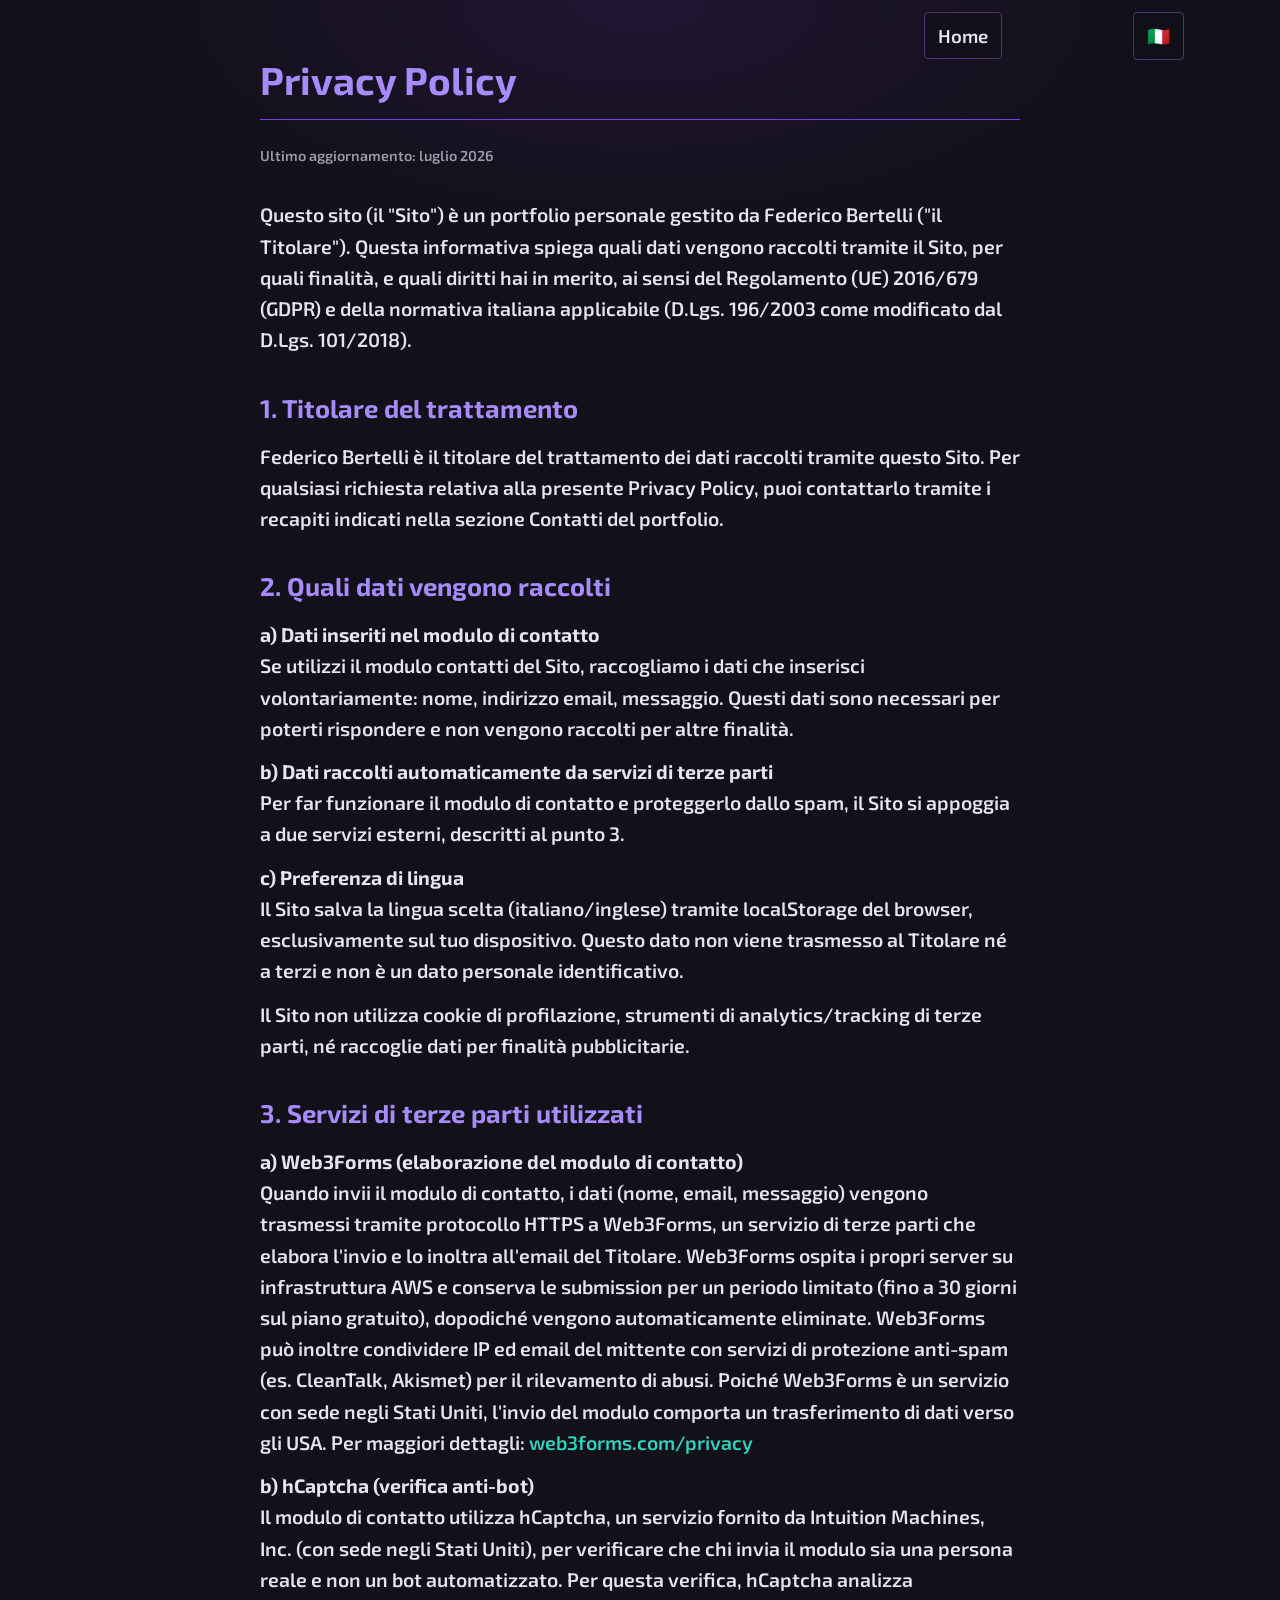
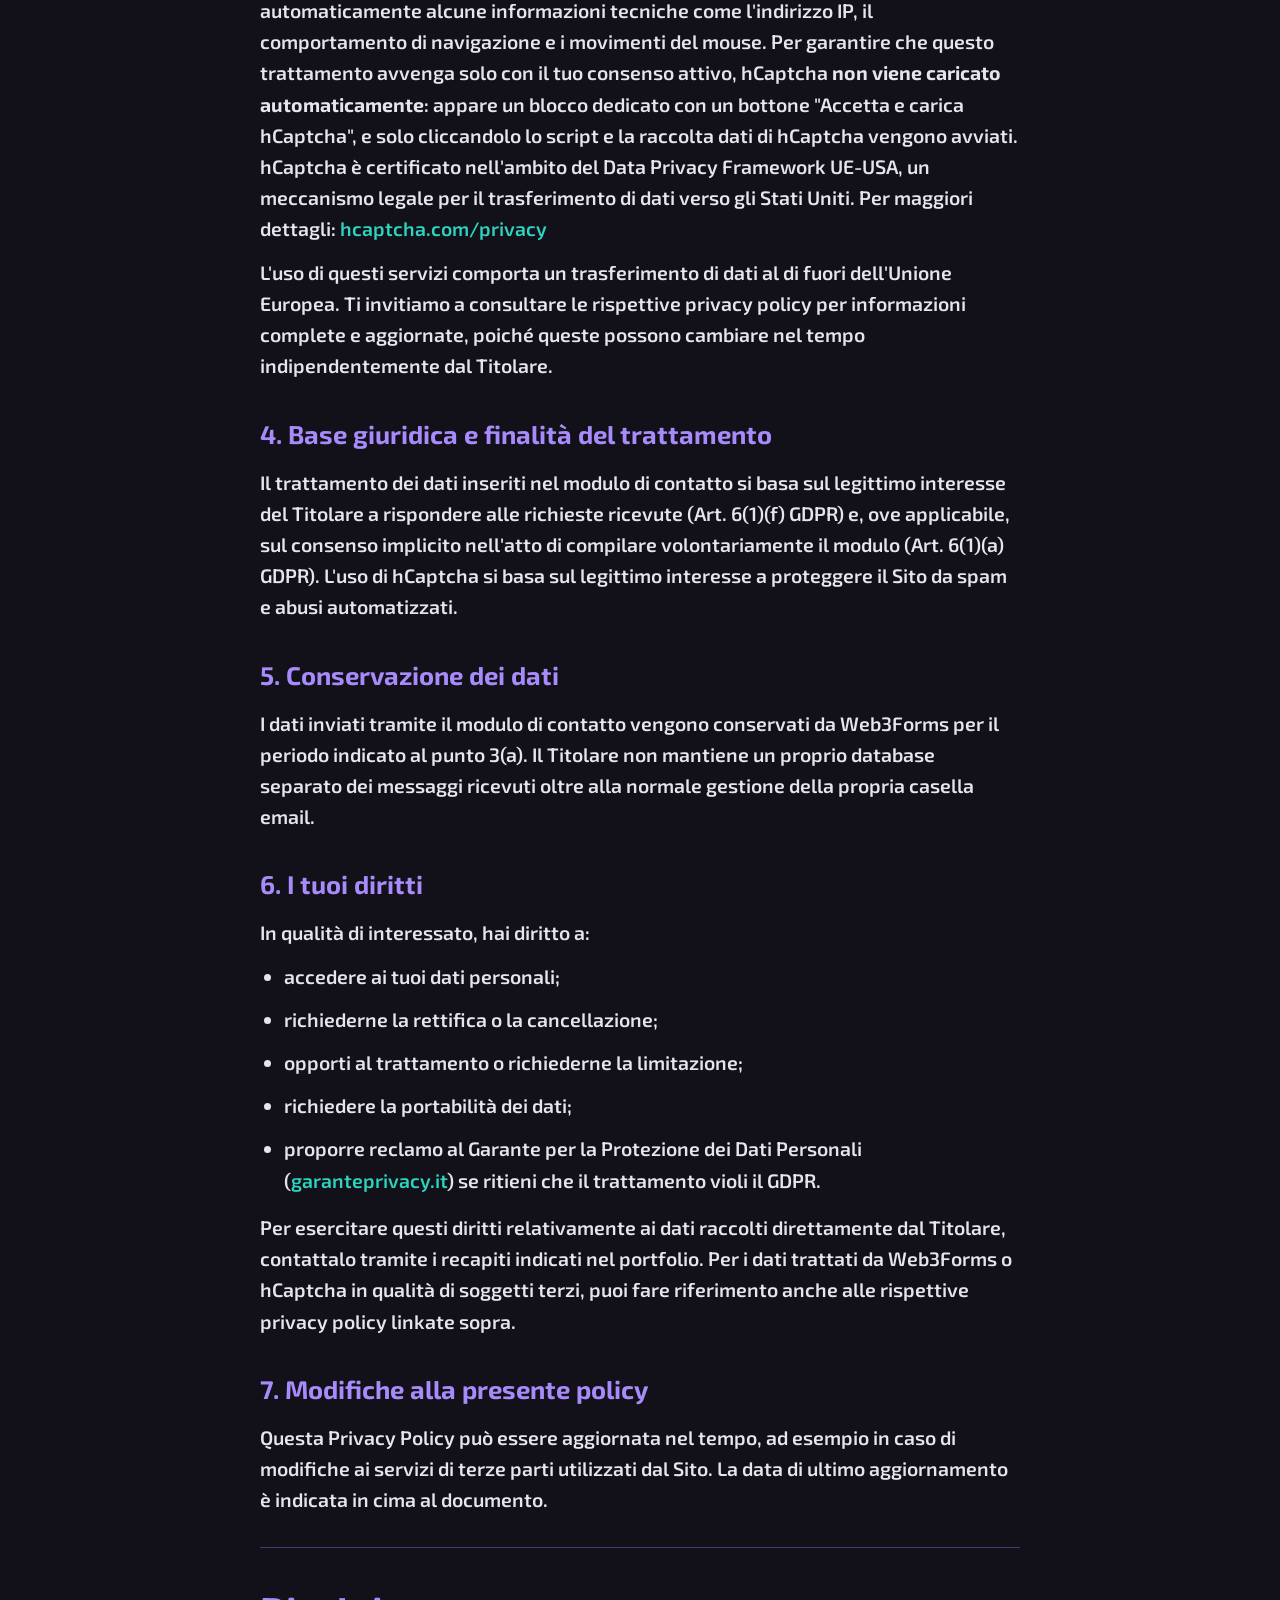
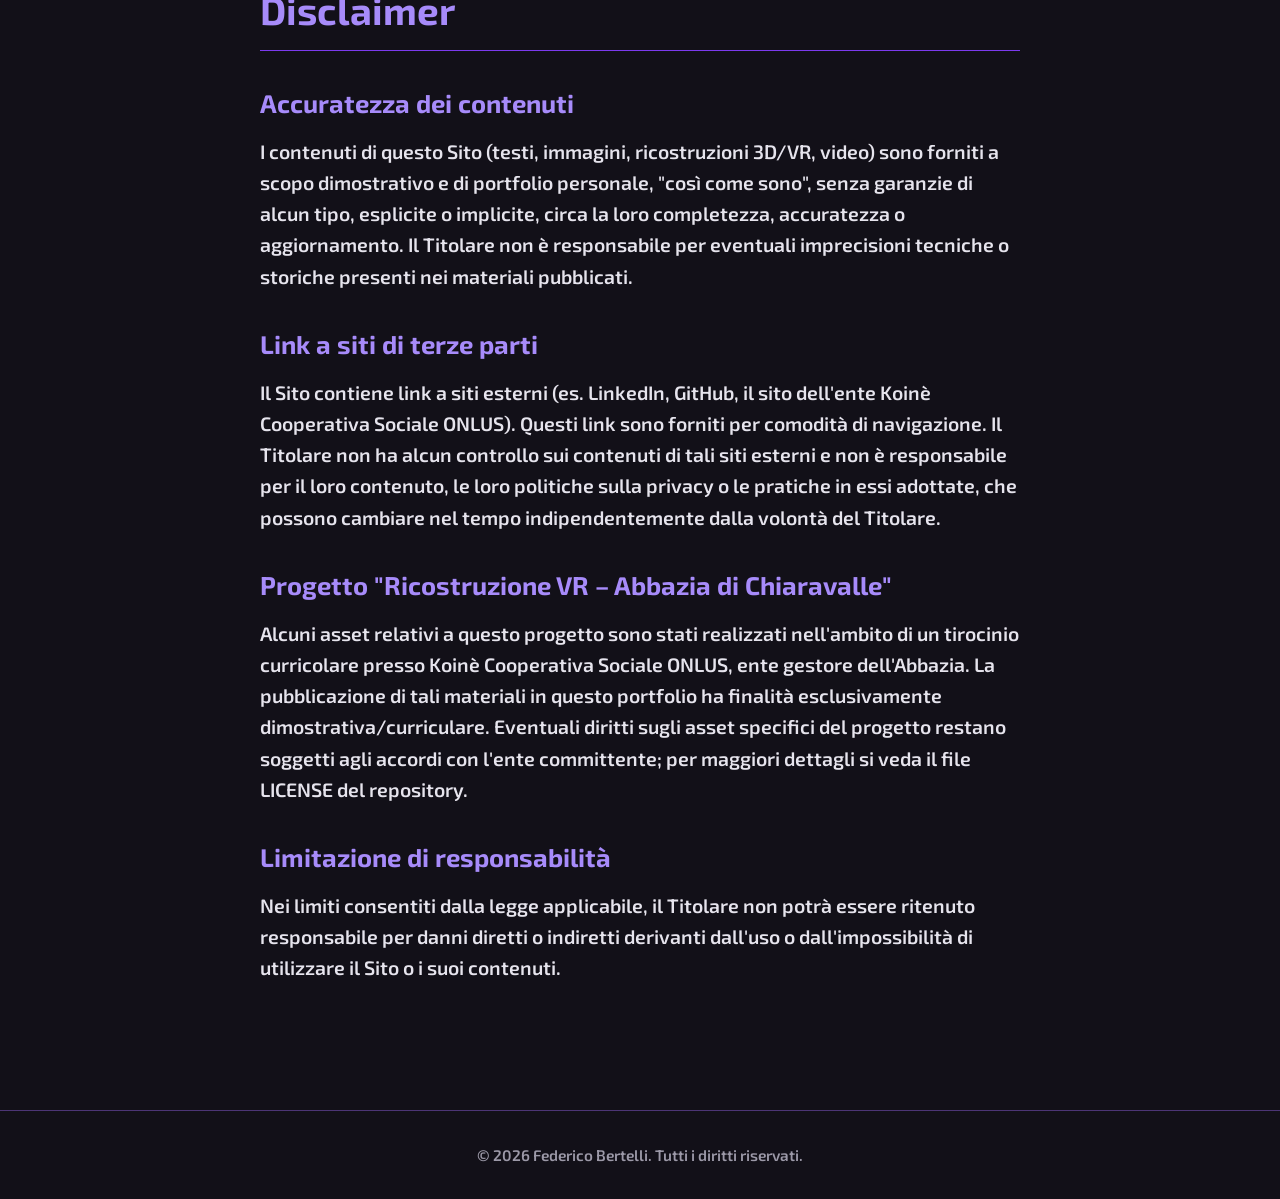
<file: privacy_policy.html>
<!DOCTYPE html>
<html lang="it">
  <head>
    <meta charset="UTF-8">
    <meta name="viewport" content="width=device-width, initial-scale=1.0">
    <meta name="referrer" content="strict-origin-when-cross-origin">
    <link rel="stylesheet" href="style.css">
    <title>Privacy Policy — Fed_Dev</title>
    <style>
      .policy-wrap {
        max-width: 50rem;
        margin: clamp(2rem, 5vw, 3.125rem) auto;
        padding: 0 clamp(1rem, 4vw, 1.25rem) clamp(3rem, 6vw, 4rem);
      }
      .policy-wrap h1 {
        font-family: 'Exo 2', Arial;
        color: #A78BFA;
        font-size: clamp(1.6rem, 3vw + 1rem, 2.4rem);
        border-bottom: 0.0625rem solid #7C3AED;
        padding-bottom: 0.5rem;
        margin-bottom: 1.5rem;
      }
      .policy-wrap h2 {
        font-family: 'Exo 2', Arial;
        color: #A78BFA;
        font-size: clamp(1.2rem, 1.5vw + 1rem, 1.6rem);
        margin-top: 2rem;
        margin-bottom: 0.75rem;
      }
      .policy-wrap p, .policy-wrap li {
        color: #E6E4ED;
        margin-bottom: 0.75rem;
      }
      .policy-wrap ul {
        padding-left: 1.5rem;
        margin-bottom: 1rem;
      }
      .policy-wrap .updated {
        color: #9C99A8;
        font-size: 0.9rem;
        margin-bottom: 2rem;
      }
      .policy-wrap hr {
        border: none;
        border-top: 0.0625rem solid #4C3575;
        margin: 2rem 0;
      }
      .lang-block { display: block; }
      .lang-block[data-lang="en"] { display: none; }
    </style>
  </head>
<body>

  <button id="lang-toggle" class="reveal" aria-label="Switch language">🇬🇧</button>
  <button id="back-home" class="reveal" aria-label="Homepage">Home</button>

  <main class="policy-wrap">

    <div class="lang-block" data-lang="it">
      <h1>Privacy Policy</h1>
      <p class="updated">Ultimo aggiornamento: luglio 2026</p>

      <p>Questo sito (il "Sito") è un portfolio personale gestito da Federico Bertelli
      ("il Titolare"). Questa informativa spiega quali dati vengono raccolti tramite il
      Sito, per quali finalità, e quali diritti hai in merito, ai sensi del Regolamento
      (UE) 2016/679 (GDPR) e della normativa italiana applicabile (D.Lgs. 196/2003 come
      modificato dal D.Lgs. 101/2018).</p>

      <h2>1. Titolare del trattamento</h2>
      <p>Federico Bertelli è il titolare del trattamento dei dati raccolti tramite
      questo Sito. Per qualsiasi richiesta relativa alla presente Privacy Policy, puoi
      contattarlo tramite i recapiti indicati nella sezione Contatti del portfolio.</p>

      <h2>2. Quali dati vengono raccolti</h2>
      <p><strong>a) Dati inseriti nel modulo di contatto</strong><br>
      Se utilizzi il modulo contatti del Sito, raccogliamo i dati che inserisci
      volontariamente: nome, indirizzo email, messaggio. Questi dati sono necessari
      per poterti rispondere e non vengono raccolti per altre finalità.</p>
      <p><strong>b) Dati raccolti automaticamente da servizi di terze parti</strong><br>
      Per far funzionare il modulo di contatto e proteggerlo dallo spam, il Sito si
      appoggia a due servizi esterni, descritti al punto 3.</p>
      <p><strong>c) Preferenza di lingua</strong><br>
      Il Sito salva la lingua scelta (italiano/inglese) tramite localStorage del
      browser, esclusivamente sul tuo dispositivo. Questo dato non viene trasmesso
      al Titolare né a terzi e non è un dato personale identificativo.</p>
      <p>Il Sito non utilizza cookie di profilazione, strumenti di analytics/tracking
      di terze parti, né raccoglie dati per finalità pubblicitarie.</p>

      <h2>3. Servizi di terze parti utilizzati</h2>
      <p><strong>a) Web3Forms (elaborazione del modulo di contatto)</strong><br>
      Quando invii il modulo di contatto, i dati (nome, email, messaggio) vengono
      trasmessi tramite protocollo HTTPS a Web3Forms, un servizio di terze parti che
      elabora l'invio e lo inoltra all'email del Titolare. Web3Forms ospita i propri
      server su infrastruttura AWS e conserva le submission per un periodo limitato
      (fino a 30 giorni sul piano gratuito), dopodiché vengono automaticamente
      eliminate. Web3Forms può inoltre condividere IP ed email del mittente con
      servizi di protezione anti-spam (es. CleanTalk, Akismet) per il rilevamento di
      abusi. Poiché Web3Forms è un servizio con sede negli Stati Uniti, l'invio del
      modulo comporta un trasferimento di dati verso gli USA. Per maggiori dettagli:
      <a href="https://web3forms.com/privacy" target="_blank" rel="noopener noreferrer">web3forms.com/privacy</a></p>
      <p><strong>b) hCaptcha (verifica anti-bot)</strong><br>
      Il modulo di contatto utilizza hCaptcha, un servizio fornito da Intuition
      Machines, Inc. (con sede negli Stati Uniti), per verificare che chi invia il
      modulo sia una persona reale e non un bot automatizzato. Per questa verifica,
      hCaptcha analizza automaticamente alcune informazioni tecniche come l'indirizzo
      IP, il comportamento di navigazione e i movimenti del mouse. Per garantire che
      questo trattamento avvenga solo con il tuo consenso attivo, hCaptcha
      <strong>non viene caricato automaticamente</strong>: appare un blocco dedicato
      con un bottone "Accetta e carica hCaptcha", e solo cliccandolo lo script e la
      raccolta dati di hCaptcha vengono avviati. hCaptcha è certificato nell'ambito
      del Data Privacy Framework UE-USA, un meccanismo legale per il trasferimento di
      dati verso gli Stati Uniti. Per maggiori dettagli:
      <a href="https://www.hcaptcha.com/privacy" target="_blank" rel="noopener noreferrer">hcaptcha.com/privacy</a></p>
      <p>L'uso di questi servizi comporta un trasferimento di dati al di fuori
      dell'Unione Europea. Ti invitiamo a consultare le rispettive privacy policy per
      informazioni complete e aggiornate, poiché queste possono cambiare nel tempo
      indipendentemente dal Titolare.</p>

      <h2>4. Base giuridica e finalità del trattamento</h2>
      <p>Il trattamento dei dati inseriti nel modulo di contatto si basa sul
      legittimo interesse del Titolare a rispondere alle richieste ricevute (Art.
      6(1)(f) GDPR) e, ove applicabile, sul consenso implicito nell'atto di
      compilare volontariamente il modulo (Art. 6(1)(a) GDPR). L'uso di hCaptcha si
      basa sul legittimo interesse a proteggere il Sito da spam e abusi
      automatizzati.</p>

      <h2>5. Conservazione dei dati</h2>
      <p>I dati inviati tramite il modulo di contatto vengono conservati da
      Web3Forms per il periodo indicato al punto 3(a). Il Titolare non mantiene un
      proprio database separato dei messaggi ricevuti oltre alla normale gestione
      della propria casella email.</p>

      <h2>6. I tuoi diritti</h2>
      <p>In qualità di interessato, hai diritto a:</p>
      <ul>
        <li>accedere ai tuoi dati personali;</li>
        <li>richiederne la rettifica o la cancellazione;</li>
        <li>opporti al trattamento o richiederne la limitazione;</li>
        <li>richiedere la portabilità dei dati;</li>
        <li>proporre reclamo al Garante per la Protezione dei Dati Personali
        (<a href="https://www.garanteprivacy.it" target="_blank" rel="noopener noreferrer">garanteprivacy.it</a>)
        se ritieni che il trattamento violi il GDPR.</li>
      </ul>
      <p>Per esercitare questi diritti relativamente ai dati raccolti direttamente
      dal Titolare, contattalo tramite i recapiti indicati nel portfolio. Per i dati
      trattati da Web3Forms o hCaptcha in qualità di soggetti terzi, puoi fare
      riferimento anche alle rispettive privacy policy linkate sopra.</p>

      <h2>7. Modifiche alla presente policy</h2>
      <p>Questa Privacy Policy può essere aggiornata nel tempo, ad esempio in caso di
      modifiche ai servizi di terze parti utilizzati dal Sito. La data di ultimo
      aggiornamento è indicata in cima al documento.</p>

      <hr>

      <h1>Disclaimer</h1>

      <h2>Accuratezza dei contenuti</h2>
      <p>I contenuti di questo Sito (testi, immagini, ricostruzioni 3D/VR, video)
      sono forniti a scopo dimostrativo e di portfolio personale, "così come sono",
      senza garanzie di alcun tipo, esplicite o implicite, circa la loro
      completezza, accuratezza o aggiornamento. Il Titolare non è responsabile per
      eventuali imprecisioni tecniche o storiche presenti nei materiali pubblicati.</p>

      <h2>Link a siti di terze parti</h2>
      <p>Il Sito contiene link a siti esterni (es. LinkedIn, GitHub, il sito
      dell'ente Koinè Cooperativa Sociale ONLUS). Questi link sono forniti per
      comodità di navigazione. Il Titolare non ha alcun controllo sui contenuti di
      tali siti esterni e non è responsabile per il loro contenuto, le loro
      politiche sulla privacy o le pratiche in essi adottate, che possono cambiare
      nel tempo indipendentemente dalla volontà del Titolare.</p>

      <h2>Progetto "Ricostruzione VR – Abbazia di Chiaravalle"</h2>
      <p>Alcuni asset relativi a questo progetto sono stati realizzati nell'ambito
      di un tirocinio curricolare presso Koinè Cooperativa Sociale ONLUS, ente
      gestore dell'Abbazia. La pubblicazione di tali materiali in questo portfolio
      ha finalità esclusivamente dimostrativa/curriculare. Eventuali diritti
      sugli asset specifici del progetto restano soggetti agli accordi con l'ente
      committente; per maggiori dettagli si veda il file LICENSE del repository.</p>

      <h2>Limitazione di responsabilità</h2>
      <p>Nei limiti consentiti dalla legge applicabile, il Titolare non potrà
      essere ritenuto responsabile per danni diretti o indiretti derivanti
      dall'uso o dall'impossibilità di utilizzare il Sito o i suoi contenuti.</p>
    </div>

    <div class="lang-block" data-lang="en">
      <h1>Privacy Policy</h1>
      <p class="updated">Last updated: July 2026</p>

      <p>This website (the "Site") is a personal portfolio operated by Federico
      Bertelli (the "Controller"). This notice explains what data is collected
      through the Site, for what purposes, and what rights you have, in accordance
      with Regulation (EU) 2016/679 (GDPR) and applicable Italian law.</p>

      <h2>1. Data controller</h2>
      <p>Federico Bertelli is the controller of the data collected through this
      Site. For any request regarding this Privacy Policy, you can contact him
      through the details provided in the Contact section of the portfolio.</p>

      <h2>2. What data is collected</h2>
      <p><strong>a) Data entered in the contact form</strong><br>
      If you use the Site's contact form, we collect the data you voluntarily
      provide: name, email address, message. This data is necessary to respond to
      you and is not collected for any other purpose.</p>
      <p><strong>b) Data automatically collected by third-party services</strong><br>
      To make the contact form work and protect it from spam, the Site relies on
      two external services, described in section 3.</p>
      <p><strong>c) Language preference</strong><br>
      The Site stores your chosen language (Italian/English) using the browser's
      localStorage, exclusively on your own device. This data is not transmitted to
      the Controller or to third parties and does not constitute identifiable
      personal data.</p>
      <p>The Site does not use profiling cookies, third-party analytics/tracking
      tools, or collect data for advertising purposes.</p>

      <h2>3. Third-party services used</h2>
      <p><strong>a) Web3Forms (contact form processing)</strong><br>
      When you submit the contact form, your data (name, email, message) is
      transmitted via HTTPS to Web3Forms, a third-party service that processes the
      submission and forwards it to the Controller's email. Web3Forms hosts its
      servers on AWS infrastructure and retains submissions for a limited period
      (up to 30 days on the free plan), after which they are automatically deleted.
      Web3Forms may also share the sender's IP and email with anti-spam protection
      services (e.g. CleanTalk, Akismet) for abuse detection. As Web3Forms is a
      US-based service, submitting the form involves a data transfer to the United
      States. For more details:
      <a href="https://web3forms.com/privacy" target="_blank" rel="noopener noreferrer">web3forms.com/privacy</a></p>
      <p><strong>b) hCaptcha (anti-bot verification)</strong><br>
      The contact form uses hCaptcha, a service provided by Intuition Machines,
      Inc. (based in the United States), to verify that the person submitting the
      form is a real human and not an automated bot. For this verification,
      hCaptcha automatically analyzes certain technical information such as IP
      address, browsing behavior, and mouse movements. To ensure this processing
      only happens with your active consent, hCaptcha
      <strong>is not loaded automatically</strong>: a dedicated block appears with
      an "Accept and load hCaptcha" button, and only clicking it starts the script
      and hCaptcha's data collection. hCaptcha is certified under the EU-US Data
      Privacy Framework, a legal mechanism for transferring data to the United
      States. For more details:
      <a href="https://www.hcaptcha.com/privacy" target="_blank" rel="noopener noreferrer">hcaptcha.com/privacy</a></p>
      <p>The use of these services involves a data transfer outside the European
      Union. We encourage you to consult their respective privacy policies for
      complete and up-to-date information, as these may change over time
      independently of the Controller.</p>

      <h2>4. Legal basis and purpose of processing</h2>
      <p>Processing of data entered in the contact form is based on the
      Controller's legitimate interest in responding to inquiries received (Art.
      6(1)(f) GDPR) and, where applicable, on the consent implied by voluntarily
      filling out the form (Art. 6(1)(a) GDPR). The use of hCaptcha is based on the
      legitimate interest in protecting the Site from spam and automated abuse.</p>

      <h2>5. Data retention</h2>
      <p>Data submitted through the contact form is retained by Web3Forms for the
      period indicated in section 3(a). The Controller does not maintain a separate
      database of received messages beyond normal management of his own email
      inbox.</p>

      <h2>6. Your rights</h2>
      <p>As a data subject, you have the right to:</p>
      <ul>
        <li>access your personal data;</li>
        <li>request its rectification or deletion;</li>
        <li>object to processing or request its restriction;</li>
        <li>request data portability;</li>
        <li>lodge a complaint with the Italian Data Protection Authority (Garante
        per la Protezione dei Dati Personali,
        <a href="https://www.garanteprivacy.it" target="_blank" rel="noopener noreferrer">garanteprivacy.it</a>)
        if you believe the processing violates the GDPR.</li>
      </ul>
      <p>To exercise these rights regarding data collected directly by the
      Controller, please contact him through the details provided in the portfolio.
      For data processed by Web3Forms or hCaptcha as third parties, you may also
      refer to their respective privacy policies linked above.</p>

      <h2>7. Changes to this policy</h2>
      <p>This Privacy Policy may be updated over time, for example if the
      third-party services used by the Site change. The "last updated" date is
      indicated at the top of this document.</p>

      <hr>

      <h1>Disclaimer</h1>

      <h2>Accuracy of content</h2>
      <p>The content of this Site (text, images, 3D/VR reconstructions, videos) is
      provided for personal portfolio and demonstrative purposes "as is", without
      warranties of any kind, express or implied, regarding its completeness,
      accuracy, or timeliness. The Controller is not responsible for any technical
      or historical inaccuracies present in the published materials.</p>

      <h2>Links to third-party sites</h2>
      <p>The Site contains links to external sites (e.g. LinkedIn, GitHub, the
      website of Koinè Cooperativa Sociale ONLUS). These links are provided for
      navigation convenience. The Controller has no control over the content of
      such external sites and is not responsible for their content, privacy
      practices, or policies, which may change over time independently of the
      Controller's will.</p>

      <h2>"VR Reconstruction – Chiaravalle Abbey" project</h2>
      <p>Some assets related to this project were created as part of a curricular
      internship at Koinè Cooperativa Sociale ONLUS, the organization managing the
      Abbey. The publication of these materials in this portfolio is for
      demonstrative/educational purposes only. Any rights over the specific project
      assets remain subject to the agreements with the commissioning organization;
      see the repository's LICENSE file for details.</p>

      <h2>Limitation of liability</h2>
      <p>To the extent permitted by applicable law, the Controller shall not be
      held liable for any direct or indirect damages arising from the use of, or
      inability to use, the Site or its content.</p>
    </div>

  </main>

  <footer id="site-footer" class="reveal">
    <p>© 2026 Federico Bertelli. Tutti i diritti riservati.</p>
  </footer>

  <script>
    document.addEventListener('DOMContentLoaded', function () {
      const toggleBtn = document.getElementById('lang-toggle');
      const STORAGE_KEY = 'preferredLang';
      let currentLang = localStorage.getItem(STORAGE_KEY) || 'it';

      function applyLanguage(lang) {
        document.querySelectorAll('.lang-block').forEach(function (el) {
          el.style.display = (el.getAttribute('data-lang') === lang) ? 'block' : 'none';
        });
        document.documentElement.setAttribute('lang', lang);
        toggleBtn.textContent = lang === 'it' ? '🇮🇹' : '🇬🇧';
        currentLang = lang;
        localStorage.setItem(STORAGE_KEY, lang);
      }

      toggleBtn.addEventListener('click', function () {
        applyLanguage(currentLang === 'it' ? 'en' : 'it');
      });

      document.getElementById('back-home').addEventListener('click', function () {
        window.location.href = 'index.html';
      });

      applyLanguage(currentLang);

      document.querySelectorAll('.reveal').forEach(el => el.classList.add('is-visible'));
    });
  </script>

</body>
</html>
</file>
<file: style.css>
@font-face {
  font-family: 'Exo 2';
  src: url('fonts/Exo2-SemiBold.ttf') format('truetype');
  font-weight: 600;
  font-display: swap;
}

@font-face {
  font-family: 'Exo 2';
  src: url('fonts/Exo2-Bold.ttf') format('truetype');
  font-weight: 700;
  font-display: swap;
}

/* RESET BASE */
* {
  margin: 0;
  padding: 0;
  box-sizing: border-box;
}

/* SELEZIONE TESTO */
::selection {
  background-color: #4C3575;
  color: #E6E4ED;
}

::-moz-selection {
  background-color: #4C3575;
  color: #E6E4ED;
}

/* GENERALE */
html {
  -webkit-text-size-adjust: 100%;
  scroll-behavior: smooth;
}

html, body {
  min-height: 100%;
  overflow-x: hidden;
}

body {
  font-family: 'Exo 2', Arial;
  font-size: clamp(1rem, 0.9rem + 0.4vw, 1.4rem);
  background-color: #121018;
  background-image: radial-gradient(ellipse 60% 40% at 50% 0%, rgba(124, 58, 237, 0.12), transparent 70%);
  background-attachment: fixed;
  color: #E6E4ED;
  line-height: 1.6;
  min-height: 100vh;
}

/* INTESTAZIONE */
header {
  position: relative;
  text-align: center;
  padding: clamp(6rem, 4vw + 1rem, 3.75rem) clamp(1rem, 3vw, 1.25rem);
  background-color: #1B1826;
  border-bottom: 0.0625rem solid #7C3AED;
  overflow: hidden;
}

header::before {
  content: "";
  position: absolute;
  top: -40%;
  left: 50%;
  width: 40rem;
  height: 40rem;
  transform: translateX(-50%);
  background: radial-gradient(circle, rgba(124, 58, 237, 0.25) 0%, transparent 65%);
  pointer-events: none;
  z-index: 0;
}

header h1,
header p {
  position: relative;
  z-index: 1;
}

header h1 {
  font-family: 'Exo 2', Arial;
  font-size: clamp(1.8rem, 4vw + 1rem, 3rem);
  color: #A78BFA;
  text-shadow: 0 0 1.5rem rgba(167, 139, 250, 0.5);
  animation: glowPulse 4s ease-in-out infinite;
}

@keyframes glowPulse {
  0%, 100% { text-shadow: 0 0 1.5rem rgba(167, 139, 250, 0.35); }
  50% { text-shadow: 0 0 2.25rem rgba(167, 139, 250, 0.65); }
}

header p {
  font-size: clamp(1.1rem, 2vw + 0.8rem, 2.4rem);
  color: #C9C5D6; /* era #9C99A8, troppo piatto su sfondo scuro */
  margin-top: 0.5rem;
}

/* SEZIONI */
section {
  width: 100%;
  max-width: 56.25rem;
  margin: clamp(2rem, 5vw, 3.125rem) auto;
  padding: 0 clamp(1rem, 4vw, 1.25rem);
}

section h2 {
  font-family: 'Exo 2', Arial;
  font-size: clamp(1.5rem, 2vw + 1rem, 2.4rem);
  color: #A78BFA;
  margin-bottom: 1rem;
  border-bottom: 0.0625rem solid #7C3AED;
  padding-bottom: 0.5rem;
}

/* LINK */
a {
  color: #2DD4BF;
  text-decoration: none;
}

a:hover {
  text-decoration: underline;
}

/* REVEAL ON SCROLL */
.reveal {
  opacity: 0;
  transform: translateY(1.25rem);
  transition: opacity 0.7s ease-out, transform 0.7s ease-out;
}

.reveal.is-visible {
  opacity: 1;
  transform: translateY(0);
}

@media (prefers-reduced-motion: reduce) {
  .reveal {
    opacity: 1;
    transform: none;
    transition: none;
  }
}

/* PROGETTI */
.project {
  background-color: #1E1B2A;
  border-left: 0.25rem solid #7C3AED;
  padding: clamp(1rem, 3vw, 1.25rem);
  margin-bottom: 1.5rem;
  border-radius: 0.25rem;
  transition: transform 0.3s ease, box-shadow 0.3s ease, border-color 0.3s ease;
}

.project:hover {
  transform: translateY(-0.25rem);
  box-shadow: 0 0.75rem 2rem rgba(124, 58, 237, 0.25);
  border-left-color: #A78BFA;
}

.project h3 {
  font-family: 'Exo 2', Arial;
  font-size: clamp(1.3rem, 1.5vw + 1rem, 2rem);
  color: #ffffff;
}

.project h2 {
  font-family: 'Exo 2', Arial;
  font-size: clamp(1.1rem, 1vw + 0.9rem, 1.4rem);
  color: #ffffff;
  margin-bottom: 0.625rem;
  margin-top: 1.875rem;
  border-bottom: none;
}

.project p {
  margin-top: 0.625rem;
  margin-bottom: 0.625rem;
}

.project li {
  margin-top: 0.625rem;
}

/* CAROSELLO */
.carousel {
  position: relative;
  width: 100%;
  margin-top: clamp(2rem, 5vw, 3.125rem);
  height: 0;
  padding-bottom: 56.25%;
  perspective: 43.75rem;
}

.carousel-track {
  position: absolute;
  inset: 0;
  transform-style: preserve-3d;
}

.carousel-track img {
  position: absolute;
  top: 0;
  left: 0;
  width: 100%;
  height: 100%;
  object-fit: cover;
  border-radius: 0.375rem;
  cursor: pointer;
  transition: transform 0.6s ease, opacity 0.6s ease, filter 0.6s ease;
  box-shadow: 0 1.25rem 3.125rem rgba(0, 0, 0, 0.7);
  backface-visibility: hidden;
}

.carousel-track img:hover {
  filter: brightness(1.08);
}

.carousel-arrow {
  position: absolute;
  top: 50%;
  transform: translateY(-50%);
  background-color: rgba(18, 16, 24, 0.6);
  color: #ffffff;
  border: 0.125rem solid rgba(18, 16, 24, 0);
  border-radius: 50%;
  width: clamp(2rem, 5vw, 2.5rem);
  height: clamp(2rem, 5vw, 2.5rem);
  font-size: clamp(1rem, 2vw, 1.2rem);
  cursor: pointer;
  display: flex;
  align-items: center;
  justify-content: center;
  transition: color 0.2s, border-color 0.2s, transform 0.2s;
}

.carousel-arrow:hover {
  border-color: #7C3AED;
  transform: translateY(-50%) scale(1.08);
}

.carousel-prev { left: clamp(0.5rem, 2vw, 0.75rem); }
.carousel-next { right: clamp(0.5rem, 2vw, 0.75rem); }

.carousel-dots {
  position: absolute;
  bottom: 0.75rem;
  left: 0;
  right: 0;
  display: flex;
  justify-content: center;
  gap: 0.5rem;
}

.carousel-dots button {
  width: 0.625rem;
  height: 0.625rem;
  border-radius: 50%;
  border: none;
  background-color: rgba(255, 255, 255, 0.4);
  cursor: pointer;
  padding: 0;
  transition: transform 0.2s;
}

.carousel-dots button.active {
  background-color: #7C3AED;
  transform: scale(1.2);
}

/* VIDEO SHOWCASE */
.video-showcase {
  margin-top: clamp(2rem, 5vw, 3.125rem);
  margin-bottom: clamp(2rem, 5vw, 3.125rem);
}

.video-showcase h3 {
  font-family: 'Exo 2', Arial;
  font-size: clamp(1.3rem, 1.5vw + 1rem, 2rem);
  color: #ffffff;
  margin-bottom: 0.75rem;
}

.video-showcase video {
  width: 100%;
  aspect-ratio: 16 / 9;
  border-radius: 0.375rem;
  background-color: #000;
  border: 0px solid #4C3575;
  box-shadow: 0 1.25rem 3.125rem rgba(0, 0, 0, 0.7);
  transition: box-shadow 0.3s ease;
}

.video-showcase video:hover {
  box-shadow: 0 1.25rem 3.125rem rgba(124, 58, 237, 0.35);
}

/* LIGHTBOX */
.lightbox {
  display: none;
  position: fixed;
  inset: 0;
  background-color: rgba(0, 0, 0, 0.9);
  z-index: 1000;
  justify-content: center;
  align-items: center;
  cursor: pointer;
}

.lightbox.active {
  display: flex;
}

.lightbox img {
  max-width: 90vw;
  max-height: 90vh;
  border-radius: 0.25rem;
  object-fit: contain;
}

.lightbox-close {
  position: absolute;
  top: clamp(1rem, 3vw, 1.25rem);
  right: clamp(1.25rem, 4vw, 1.875rem);
  color: #ffffff;
  font-size: clamp(1.8rem, 3vw, 2.5rem);
  cursor: pointer;
  line-height: 1;
}

.project ul {
  padding-left: 0;
  list-style-position: inside;
  margin-top: 0.25rem;
}

/* FORM */
.form-group {
  margin-bottom: 1rem;
}

.form-group label {
  display: block;
  margin-bottom: 0.375rem;
  color: #A78BFA;
  font-size: clamp(1.1rem, 1vw + 0.9rem, 1.4rem);
}

.form-group input,
.form-group textarea {
  width: 100%;
  padding: 0.5rem 0.75rem; 
  background-color: #1E1B2A;
  border: 0.0625rem solid #4C3575;
  border-radius: 0.25rem;
  color: #E6E4ED;
  font-family: 'Exo 2', Arial;
  font-size: clamp(1.1rem, 1vw + 0.9rem, 1.4rem);
  transition: border-color 0.2s, box-shadow 0.2s;
}

.form-group input:focus,
.form-group textarea:focus {
  outline: none;
  border: 0.125rem solid;
  border-color: #7C3AED;
  box-shadow: 0 0 0 0.2rem rgba(124, 58, 237, 0.2);
}

#contact-form button[type="submit"] {
  background-color: rgba(18, 16, 24, 0.7);
  color: #E6E4ED;
  border: 0.0625rem solid #4C3575;
  padding: 0.625rem 1.75rem;
  border-radius: 0.25rem;
  font-size: clamp(1.1rem, 1vw + 0.9rem, 1.4rem);
  cursor: pointer;
  transition: background-color 0.2s, border-color 0.2s, color 0.2s, box-shadow 0.2s;
  font-family: 'Exo 2', Arial;
}

#contact-form button[type="submit"]:hover:not(:disabled) {
  border-color: #7C3AED;
  color: #A78BFA;
  box-shadow: 0 0 1rem rgba(124, 58, 237, 0.3);
}

#contact-form button[type="submit"]:disabled {
  opacity: 0.6;
  cursor: not-allowed;
}

#form-status {
  margin-top: 0.75rem;
  font-size: clamp(1rem, 0.9vw + 0.9rem, 1.3rem);
}

.form-success { color: #2DD4BF; }
.form-error { color: #ff6b6b; }

.h-captcha {
  margin-top: 1rem;
  margin-bottom: 1rem;
}

@media (max-width: 22.5rem) {
  .carousel-arrow {
    width: 1.75rem;
    height: 1.75rem;
  }
}

/* SCROLL PROGRESS INDICATOR */
.scroll-progress-container {
  position: fixed;
  top: 0;
  left: 0;
  width: 100%;
  height: 0.25rem;
  background-color: rgba(76, 53, 117, 0.3);
  z-index: 2000;
}

.scroll-progress-bar {
  height: 100%;
  width: 0%;
  background-color: #7C3AED;
  transition: width 0.4s ease-out;
}

.scroll-progress-label {
  position: fixed;
  top: 0.75rem;
  right: 1rem;
  font-family: 'Exo 2', Arial;
  font-size: 1.165rem;
  color: #E6E4ED;
  background-color: rgba(18, 16, 24, 0.7);
  border: 0.0625rem solid #4C3575;
  border-radius: 0.25rem;
  padding: 0.44rem 0.8rem;
  z-index: 2000;
  pointer-events: none;
}

#lang-toggle {
  position: fixed;
  top: 0.75rem;
  right: 6.0rem;
  background-color: rgba(18, 16, 24, 0.7);
  color: #E6E4ED;
  border: 0.0625rem solid #4C3575;
  border-radius: 0.25rem;
  padding: 0.68rem 0.8rem;
  font-family: 'Exo 2', Arial;
  font-size: 1.165rem;
  cursor: pointer;
  z-index: 2001;
  transition: border-color 0.2s, color 0.2s, transform 0.2s;
}

#lang-toggle:hover {
  border-color: #7C3AED;
  color: #A78BFA;
  transform: translateY(-0.1rem);
}

#contact-me {
  position: fixed;
  top: 0.75rem;
  right: 9.2rem;
  background-color: rgba(18, 16, 24, 0.7);
  color: #E6E4ED;
  border: 0.0625rem solid #4C3575;
  border-radius: 0.25rem;
  padding: 0.68rem 0.8rem;
  font-family: 'Exo 2', Arial;
  font-size: 1.165rem;
  cursor: pointer;
  z-index: 2001;
  transition: border-color 0.2s, color 0.2s, transform 0.2s;
}

#contact-me:hover {
  border-color: #7C3AED;
  color: #A78BFA;
  transform: translateY(-0.1rem);
}

#back-home {
  position: fixed;
  top: 0.75rem;
  right: 17.4rem;
  background-color: rgba(18, 16, 24, 0.7);
  color: #E6E4ED;
  border: 0.0625rem solid #4C3575;
  border-radius: 0.25rem;
  padding: 0.68rem 0.8rem;
  font-family: 'Exo 2', Arial;
  font-size: 1.165rem;
  cursor: pointer;
  z-index: 2001;
  transition: border-color 0.2s, color 0.2s, transform 0.2s;
}

#back-home:hover {
  border-color: #7C3AED;
  color: #A78BFA;
  transform: translateY(-0.1rem);
}

#social-bar {
  position: fixed;
  top: 0.75rem;
  left: 50%;
  transform: translateX(-50%);
  display: flex;
  gap: 0.8rem;
  background-color: rgba(18, 16, 24, 0.85);
  border: 0.0625rem solid #4C3575;
  border-radius: 0.25rem;
  z-index: 2001;
  backdrop-filter: blur(2px);
}

.social-btn {
  display: flex;
  align-items: center;
  gap: 0.4rem;
  color: #E6E4ED;
  background-color: transparent;
  border: 0.0625rem solid transparent;
  border-radius: 0.25rem;
  padding: 0.4rem 0.8rem;
  font-family: 'Exo 2', Arial;
  font-size: 1.165rem;
  text-decoration: none;
  transition: border-color 0.2s, color 0.2s;
}

.social-btn:hover {
  border-color: #7C3AED;
  color: #A78BFA;
  text-decoration: none;
}

.social-btn svg {
  width: 1rem;
  height: 1rem;
  flex-shrink: 0;
}

@media (max-width: 22.5rem) {
  .social-btn span {
    display: none;
  }
  .social-btn {
    padding: 0.5rem;
  }
}

/* MOBILE: schermi stretti, i bottoni fissi in alto vengono compattati e spostati
   sotto la social-bar per evitare che escano dalla viewport o si sovrappongano */
@media (max-width: 40rem) {
  #back-home,
  #contact-me,
  #lang-toggle {
    top: auto;
    bottom: 0.75rem;
    padding: 0.55rem 0.65rem;
    font-size: 1rem;
  }
 
  #back-home { right: auto; left: 0.75rem; }
  #contact-me { right: 4.6rem; }
  #lang-toggle { right: 0.75rem; }
 
  .scroll-progress-label {
    top: 0.75rem;
    right: 0.75rem;
  }
}

/* PARTICLE BACKGROUND */
#particle-bg {
  position: fixed;
  top: 0;
  left: 0;
  width: 100%;
  height: 100%;
  z-index: -1; /* dietro a tutto il contenuto */
  pointer-events: none; /* non intercetta click/hover */
}

@media (prefers-reduced-motion: reduce) {
  #particle-bg {
    display: none;
  }
}

/* FOOTER COPYRIGHT */
#site-footer {
  text-align: center;
  padding: clamp(1.5rem, 3vw, 2rem) 1rem;
  margin-top: clamp(2rem, 5vw, 3.125rem);
  border-top: 0.0625rem solid #4C3575;
  color: #9C99A8;
  font-size: clamp(0.85rem, 0.8rem + 0.2vw, 1rem);
}

/* PRIVACY LINK */
.privacy-note {
  margin-top: 1rem;
  font-size: clamp(0.85rem, 0.8rem + 0.2vw, 1rem);
}

.privacy-note a,
#site-footer a {
  color: #14F1D9;
}

#site-footer p {
  margin-bottom: 0.4rem;
}

#site-footer p:last-child {
  margin-bottom: 0;
}

/* CAPTCHA CONSENT (esplicito, on-click) */
.captcha-consent {
  background-color: #1E1B2A;
  border: 0.0625rem solid #4C3575;
  border-radius: 0.25rem;
  padding: 0.875rem 1rem;
  margin-top: 0.5rem;
  margin-bottom: 1rem;
}

.captcha-consent p {
  color: #C9C5D6;
  font-size: clamp(0.85rem, 0.8rem + 0.2vw, 1rem);
  margin-bottom: 0.75rem;
}

#captcha-consent-btn {
  background-color: rgba(18, 16, 24, 0.7);
  color: #E6E4ED;
  border: 0.0625rem solid #7C3AED;
  padding: 0.5rem 1rem;
  border-radius: 0.25rem;
  font-family: 'Exo 2', Arial;
  font-size: clamp(0.9rem, 0.85rem + 0.2vw, 1.05rem);
  cursor: pointer;
  transition: background-color 0.2s, border-color 0.2s, color 0.2s;
}

#captcha-consent-btn:hover {
  border-color: #A78BFA;
  color: #A78BFA;
}

#captcha-container:empty {
  min-height: 0;
}
</file>
